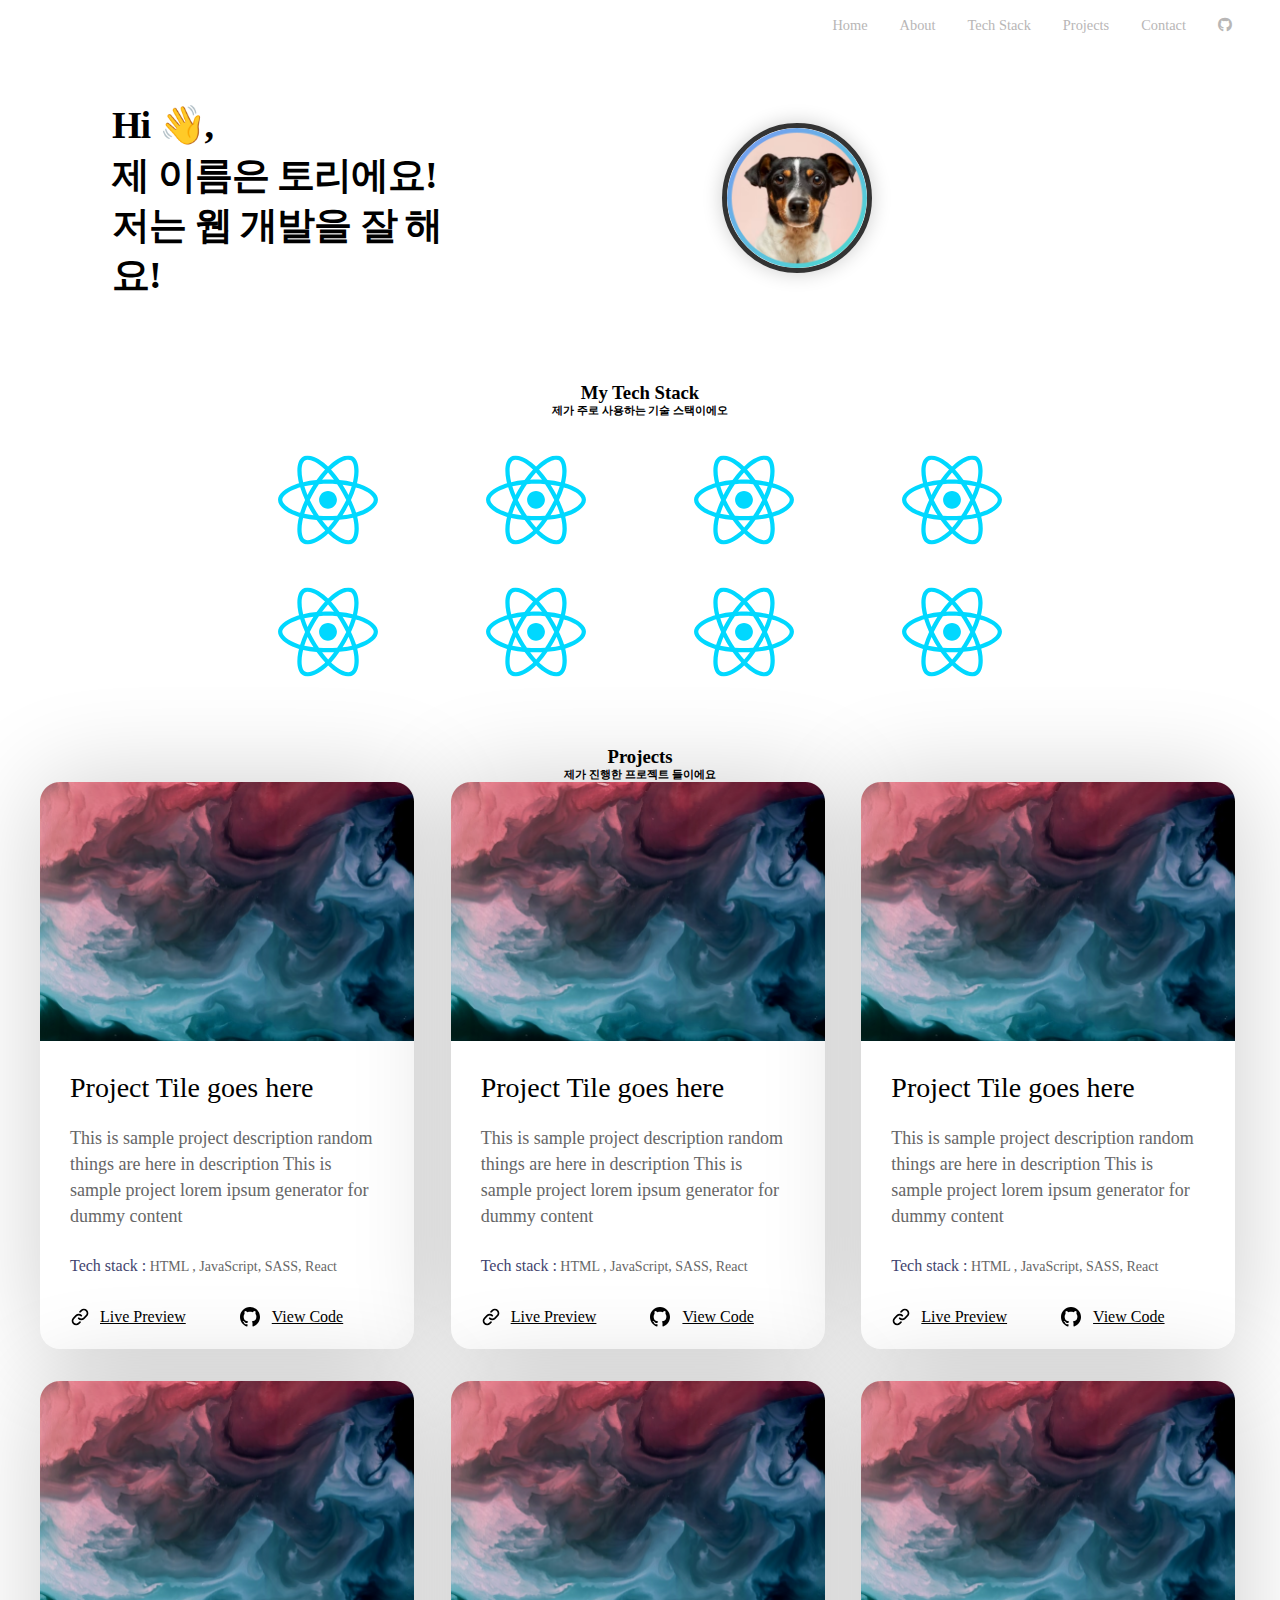
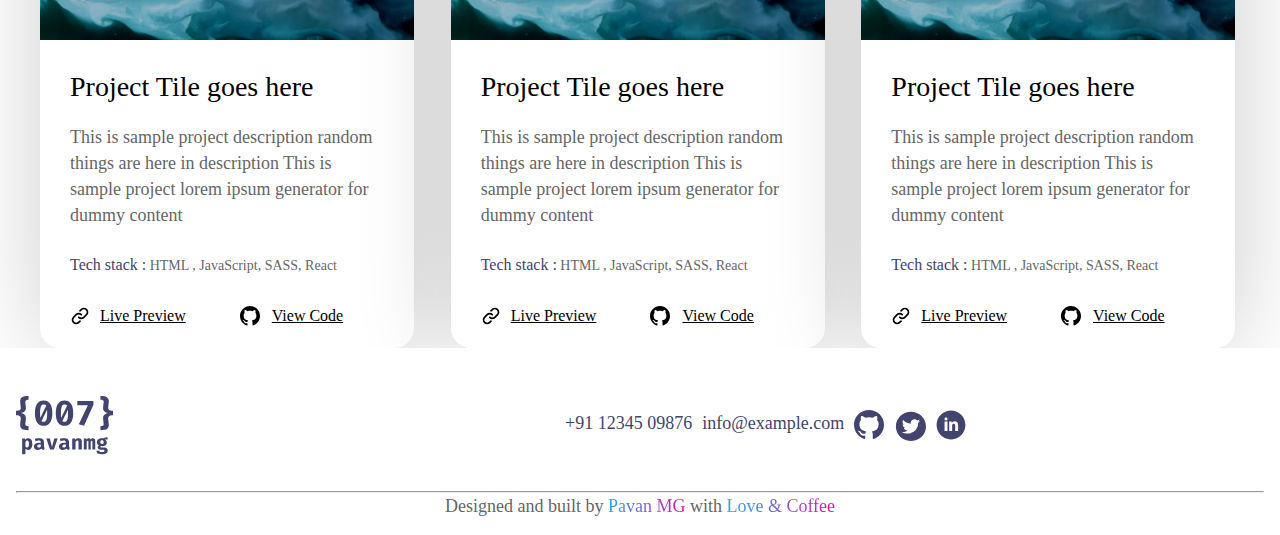
<file: index.html>
<!DOCTYPE html>
<html lang="ko">
<head>
    <meta charset="UTF-8">
    <meta name="viewport" content="width=device-width, initial-scale=1.0">
    <title>나의 웹사이트</title>
    <link rel="stylesheet" href="https://cdnjs.cloudflare.com/ajax/libs/font-awesome/6.5.1/css/all.min.css">
    <link rel="stylesheet" href="./style.css">
</head>
<body>
    <header>
        <nav>
            <ul>
                <li><a href="#home">Home</a></li>
                <li><a href="#about">About</a></li>
                <li><a href="#techstack">Tech Stack</a></li>
                <li><a href="#projects">Projects</a></li>
                <li><a href="#contact">Contact</a></li>
                <li><a href="https://github.com/zeze1004" class="github-link" target="_blank"><i class="fab fa-github"></i></a></li>
            </ul>
        </nav>
    </header>

    <main>
        <section id="home">
            <p></p>
        </section>

        <section id="about">
			<div class="about-text">
				<p>Hi 👋,</p>
				<p>제 이름은 토리에요!</p>
				<p>저는 웹 개발을 잘 해요!</p>
			</div>
			<div class="profile-image">
                <img src="./profile 1.png" alt="귀여운 강아지">
            </div>
        </section>

        <section id="techstack">
            <h3>My Tech Stack</h3>
            <h6>제가 주로 사용하는 기술 스택이에오</h6>
            <div class="tech-grid">
                <div class="tech-item">
                    <img src="tech-stack-4.svg" alt="Tech Stack">
                </div>
                <div class="tech-item">
                    <img src="tech-stack-4.svg" alt="Tech Stack">
                </div>
                <div class="tech-item">
                    <img src="tech-stack-4.svg" alt="Tech Stack">
                </div>
                <div class="tech-item">
                    <img src="tech-stack-4.svg" alt="Tech Stack">
                </div>
                <div class="tech-item">
                    <img src="tech-stack-4.svg" alt="Tech Stack">
                </div>
                <div class="tech-item">
                    <img src="tech-stack-4.svg" alt="Tech Stack">
                </div>
                <div class="tech-item">
                    <img src="tech-stack-4.svg" alt="Tech Stack">
                </div>
                <div class="tech-item">
                    <img src="tech-stack-4.svg" alt="Tech Stack">
                </div>
            </div>
        </section>

        <section id="projects">
            <h3>Projects</h3>
            <h6>제가 진행한 프로젝트 들이에요</h6>
			<div class="project-grid">
				<div class="project-card">
                    <img class="project-card-image" src="Rectangle 4.png" alt="프로젝트 이미지">
                    <div class="project-card-content">
                        <h3 class="project-card-title"> Project Tile goes here</h3>
                        <div class="project-card-description">
                            This is sample project description random things are here in description This is sample project lorem ipsum generator for dummy content
                        </div>
                        <div class="project-card-techstack">
                            <b class="project-card-techstack-title">Tech stack :</b> 
                            HTML , JavaScript, SASS, React
                        </div>
                        <div class="project-card-footer">
                            <div class="project-card-footer-item1">
                                <img src="./akar-icons_link-chain.svg" alt="link"/>
                                <span class="project-card-footer-item-text">Live Preview</span>
                            </div>
                            <div class="project-card-footer-item2">
                                <img src="./akar-icons_github-fill.svg" alt="github"/>
                                <span class="project-card-footer-item-text">View Code</span>
                            </div>
                        </div>
                    </div>
                </div>
                <div class="project-card">
                    <img class="project-card-image" src="Rectangle 4.png" alt="프로젝트 이미지">
                    <div class="project-card-content">
                        <h3 class="project-card-title"> Project Tile goes here</h3>
                        <div class="project-card-description">
                            This is sample project description random things are here in description This is sample project lorem ipsum generator for dummy content
                        </div>
                        <div class="project-card-techstack">
                            <b class="project-card-techstack-title">Tech stack :</b> 
                            HTML , JavaScript, SASS, React
                        </div>
                        <div class="project-card-footer">
                            <div class="project-card-footer-item1">
                                <img src="./akar-icons_link-chain.svg" alt="link"/>
                                <span class="project-card-footer-item-text">Live Preview</span>
                            </div>
                            <div class="project-card-footer-item2">
                                <img src="./akar-icons_github-fill.svg" alt="github"/>
                                <span class="project-card-footer-item-text">View Code</span>
                            </div>
                        </div>
                    </div>
                </div>
                <div class="project-card">
                    <img class="project-card-image" src="Rectangle 4.png" alt="프로젝트 이미지">
                    <div class="project-card-content">
                        <h3 class="project-card-title"> Project Tile goes here</h3>
                        <div class="project-card-description">
                            This is sample project description random things are here in description This is sample project lorem ipsum generator for dummy content
                        </div>
                        <div class="project-card-techstack">
                            <b class="project-card-techstack-title">Tech stack :</b> 
                            HTML , JavaScript, SASS, React
                        </div>
                        <div class="project-card-footer">
                            <div class="project-card-footer-item1">
                                <img src="./akar-icons_link-chain.svg" alt="link"/>
                                <span class="project-card-footer-item-text">Live Preview</span>
                            </div>
                            <div class="project-card-footer-item2">
                                <img src="./akar-icons_github-fill.svg" alt="github"/>
                                <span class="project-card-footer-item-text">View Code</span>
                            </div>
                        </div>
                    </div>
                </div>
                <div class="project-card">
                    <img class="project-card-image" src="Rectangle 4.png" alt="프로젝트 이미지">
                    <div class="project-card-content">
                        <h3 class="project-card-title"> Project Tile goes here</h3>
                        <div class="project-card-description">
                            This is sample project description random things are here in description This is sample project lorem ipsum generator for dummy content
                        </div>
                        <div class="project-card-techstack">
                            <b class="project-card-techstack-title">Tech stack :</b> 
                            HTML , JavaScript, SASS, React
                        </div>
                        <div class="project-card-footer">
                            <div class="project-card-footer-item1">
                                <img src="./akar-icons_link-chain.svg" alt="link"/>
                                <span class="project-card-footer-item-text">Live Preview</span>
                            </div>
                            <div class="project-card-footer-item2">
                                <img src="./akar-icons_github-fill.svg" alt="github"/>
                                <span class="project-card-footer-item-text">View Code</span>
                            </div>
                        </div>
                    </div>
                </div>
                <div class="project-card">
                    <img class="project-card-image" src="Rectangle 4.png" alt="프로젝트 이미지">
                    <div class="project-card-content">
                        <h3 class="project-card-title"> Project Tile goes here</h3>
                        <div class="project-card-description">
                            This is sample project description random things are here in description This is sample project lorem ipsum generator for dummy content
                        </div>
                        <div class="project-card-techstack">
                            <b class="project-card-techstack-title">Tech stack :</b> 
                            HTML , JavaScript, SASS, React
                        </div>
                        <div class="project-card-footer">
                            <div class="project-card-footer-item1">
                                <img src="./akar-icons_link-chain.svg" alt="link"/>
                                <span class="project-card-footer-item-text">Live Preview</span>
                            </div>
                            <div class="project-card-footer-item2">
                                <img src="./akar-icons_github-fill.svg" alt="github"/>
                                <span class="project-card-footer-item-text">View Code</span>
                            </div>
                        </div>
                    </div>
                </div>
                <div class="project-card">
                    <img class="project-card-image" src="Rectangle 4.png" alt="프로젝트 이미지">
                    <div class="project-card-content">
                        <h3 class="project-card-title"> Project Tile goes here</h3>
                        <div class="project-card-description">
                            This is sample project description random things are here in description This is sample project lorem ipsum generator for dummy content
                        </div>
                        <div class="project-card-techstack">
                            <b class="project-card-techstack-title">Tech stack :</b> 
                            HTML , JavaScript, SASS, React
                        </div>
                        <div class="project-card-footer">
                            <div class="project-card-footer-item1">
                                <img src="./akar-icons_link-chain.svg" alt="link"/>
                                <span class="project-card-footer-item-text">Live Preview</span>
                            </div>
                            <div class="project-card-footer-item2">
                                <img src="./akar-icons_github-fill.svg" alt="github"/>
                                <span class="project-card-footer-item-text">View Code</span>
                            </div>
                        </div>
                    </div>
                </div>
			</div>
        </section>
    </main>

    <footer>
		<section id="contact">
			<div class="contact-item">
                <div class="contact-block">
                    <div class="footer-logo">
                        <img src="./logo 1.svg" alt="footer-logo"/>
                    </div>
                    <div class="empty-block"><p></p></div>
                    <div class="footer-right">
                        <div class="footer-text">
                            <p>+91 12345 09876</p>
                        </div>
                        <div class="footer-text">
                            <p>info@example.com</p>
                        </div>
                        <div class="footer-sns-logo">
                            <img src="./github_mini.svg" alt="github"/>
                        </div>
                        <div class="footer-sns-logo">
                            <img src="./ant-design_twitter-circle-filled.svg" alt="twitter"/>
                        </div>
                        <div class="footer-sns-logo">
                            <img src="./entypo-social_linkedin-with-circle.svg" alt="linkedin"/>
                        </div>
                    </div>
                </div>
            </div>
			
            <hr class="footer-line">

            <div class="disigned-by">
                Designed and built by <span class="pavan-MG">Pavan MG</span> with <span class="pavan-MG">Love & Coffee</span>
            </div>
            
		</section>
    </footer>
</body>
</html>
</file>
<file: style.css>
* {
	margin: 0;
	padding: 0;
	box-sizing: border-box;
}

@media (max-width: 768px) {
	body {
		padding: 0 12px;
	}
}
@media (max-width: 768px) {
	header {
		background-color: white;
		padding: 1rem;
		text-align: center;
	}
}

nav {
	background-color: white;
	padding: 1rem;
}

@media (max-width: 768px) {
	.nav {
		padding: 20px 10px;
	}
}

nav ul {
	list-style: none;
	display: flex;
	justify-content: flex-end;
	gap: 2rem;
	padding-right: 2rem;
	align-items: center;
}

nav a {
	color: #b8b6b6;
	text-decoration: none;
	font-size: 0.9rem;
}

nav a:hover {
	color: #666;
}

.github-link {
	color: #b8b6b6;
	font-size: 0.9rem;
	text-decoration: none;
}

.github-link:hover {
	color: #666;
}

main {
	min-height: calc(100vh - 200px);
	/* padding: 2rem; */
	margin: 0 auto;
}

@media (max-width: 768px) {
	main {
		padding: 20px 10px;
	}
}

footer {
	background-color: white;
	color: white;
	text-align: center;
	padding: 1rem;
	position: relative;
	bottom: 0;
	width: 100%;
}

#about {
	display: flex;
	align-items: center;
	max-width: 1228px;
	height: 300px;
	gap: 1rem;
	padding: 7rem;
}

.about-text {
	font-family: Noto Sans;
	font-size: 38px;
	font-weight: bold;
	line-height: 50px;
	align-items: center;
	letter-spacing: -1px;
	max-width: 350px;
/* Hi 👋,제 이름은 */ 
/* color: #42446E 

/*  토 */ 
/* color: linear-gradient(90deg, #13B0F5 -4%, #13B0F5 -2%, #E70FAA 99%)  */

/* 리에요!저는 웹 개발을 잘 해요 */ 
/* color: #42446E  */ 
}

@media (max-width: 768px) {
	.tech-grid {
		grid-template-columns: 1fr;
	}
	.tech-item {
		width: 100px;
		height: 100px;
	}
	.profile-image {
		flex: 1;
		text-align: center;
	}
	.profile-image img {
		max-width: 150px;
		max-height: 150px;
	}
}

.tech-item{
	max-width: 100px;
	max-height: 100px;
}

.profile-image {
	flex: 1;
	text-align: center;
}

.profile-image img {
	max-width: 150px;
	max-height: 150px;
	border-radius: 50%;
	object-fit: cover;
	border: 5px solid #333;
	box-shadow: 0 0 20px rgba(0,0,0,0.2);
}

#techstack {
	text-align: center;
	padding: 2rem;
}

.tech-grid {
	display: grid;
	grid-template-columns: repeat(4, 1fr);
	grid-template-rows: repeat(2, 1fr);
	gap: 2rem;
	max-width: 800px;
	margin: 2rem auto;
	justify-items: center;
	align-items: center;
}

.tech-item {
	width: 100px;
	height: 100px;
	display: flex;
	justify-content: center;
	align-items: center;
}

.tech-item img {
	max-width: 100%;
	max-height: 100%;
	object-fit: contain;
}

@media (max-width: 768px) {
	.project-grid {
		grid-template-columns: 1fr;
	}
	.project-card {
		padding: 16px;
	}
	.project-card-content {
		padding: 16px;
	}
	.project-card-title {
		font-size: 16px;
	}
	.project-card-description {
		font-size: 14px;
	}
}

#projects {
	text-align: center;
	/* padding: 7rem; */
}

.project-grid {
	display: grid;
	grid-template-columns: repeat(3, 1fr);
	gap: 2rem;
	max-width: 1200px;
	margin: 0 auto;
}

.project-card {
	max-width: 374px;
	max-height: 567px;
	border-radius: 20px;
	opacity: 1;
	background: #FFFFFF;
	box-shadow: 2px 2px 100px 0px rgba(0, 0, 0, 0.2);
}

.project-card-content{
	display: flex;
	flex-direction: column;	
	gap: 24px;
	padding: 30px;
}
.project-card-title{
	font-family: Noto Sans;
	font-size: 28px;
	font-weight: 500;
	line-height: 26px;
	text-align: start;
	letter-spacing: 0px;
	color: #000000;
}

.project-card-description{
	font-family: Noto Sans;
	font-size: 18px;
	font-weight: 300;
	line-height: 26px;
	text-align: start;
	letter-spacing: 0px;
	/* dark content */
	color: #666666;
}
.project-card-techstack{
	font-family: Noto Sans;
	font-size: 14px;
	font-weight: 300;
	line-height: 26px;
	letter-spacing: 0px;
	color: #666666;
	text-align: start;
}
.project-card-techstack-title{
	color: #42446E;
	font-weight: 400;
	font-size: 16px;
}

.project-card-image{
	background-size: cover;
	max-width: 374px;
	max-height: 260px;	
}

.project-card-footer-item1{
	display: flex;
	gap: 10px;
}

.project-card-footer-item2{
	display: flex;
	gap: 12px;
}

.project-card-footer{
	gap: 54px;
	display: flex;
}

#contact {
	text-align: center;
	color: black;
	opacity: 1;
	background: #FFFFFF;
}
.contact-item {
    background: white;
    border-radius: 10px;
    /* display: flex; */
    justify-content: space-around;
    align-items: center;
    text-align: center;
    padding: 2rem 0;
}
.contact-block {
    display: flex;
    /* flex-direction: column; */
    align-items: center;
    gap: 1rem;
}

.project-card-footer-item-text{
	font-family: Noto Sans;
	font-size: 16px;
	font-weight: normal;
	line-height: 26px;
	display: flex;
	align-items: center;
	letter-spacing: 0px;
	text-decoration: underline;
	color: #000000;
}

.footer-text{
	font-family: DM Sans;
	font-size: 18px;
	font-weight: normal;
	line-height: 26px;
	letter-spacing: 0px;
	color: #42446E;
	max-width: 237px;
}

.footer-right{
	display: flex;
	gap: 10px;
}

.empty-block{
	width: 420px;
	height: 1px;
}

.footer-line{
	hr{
		opacity: 0.3;
		border: 2px solid #666666;
		max-width: 2px;
		max-height: 2px;
	}
}

.disigned-by {
	font-family: Noto Sans;
	font-size: 18px;
	font-weight: normal;
	line-height: 26px;
	text-align: center;
	letter-spacing: 0px;
	color: #666666;
}

.pavan-MG{
	/* Pavan MG */ 
	color: linear-gradient(90deg, #13B0F5 -4%, #13B0F5 -2%, #E70FAA 99%);
	background: linear-gradient(90deg, #13B0F5 -4%, #13B0F5 -2%, #E70FAA 99%);
	-webkit-background-clip: text;
	-webkit-text-fill-color: transparent;
	background-clip: text;
}

	/*  with  */ 
	/* color: #666666  */

	/* Love */ 
	/* color: linear-gradient(90deg, #13B0F5 -4%, #13B0F5 -2%, #E70FAA 99%)  */

	/*  &  */ 
	/* color: #666666  */

	/* Coffee */ 
	/* color: linear-gradient(90deg, #13B0F5 -4%, #13B0F5 -2%, #E70FAA 99%)  */

/* 반응형 스타일 */
@media screen and (max-width: 1024px) {
    nav ul {
        gap: 1.5rem;
    }
}

@media screen and (max-width: 768px) {
    nav ul {
        gap: 1rem;
    }
}

@media screen and (max-width: 480px) {
    nav ul {
        gap: 0.5rem;
    }
    
    nav a {
        font-size: 0.8rem;
    }
}
</file>
